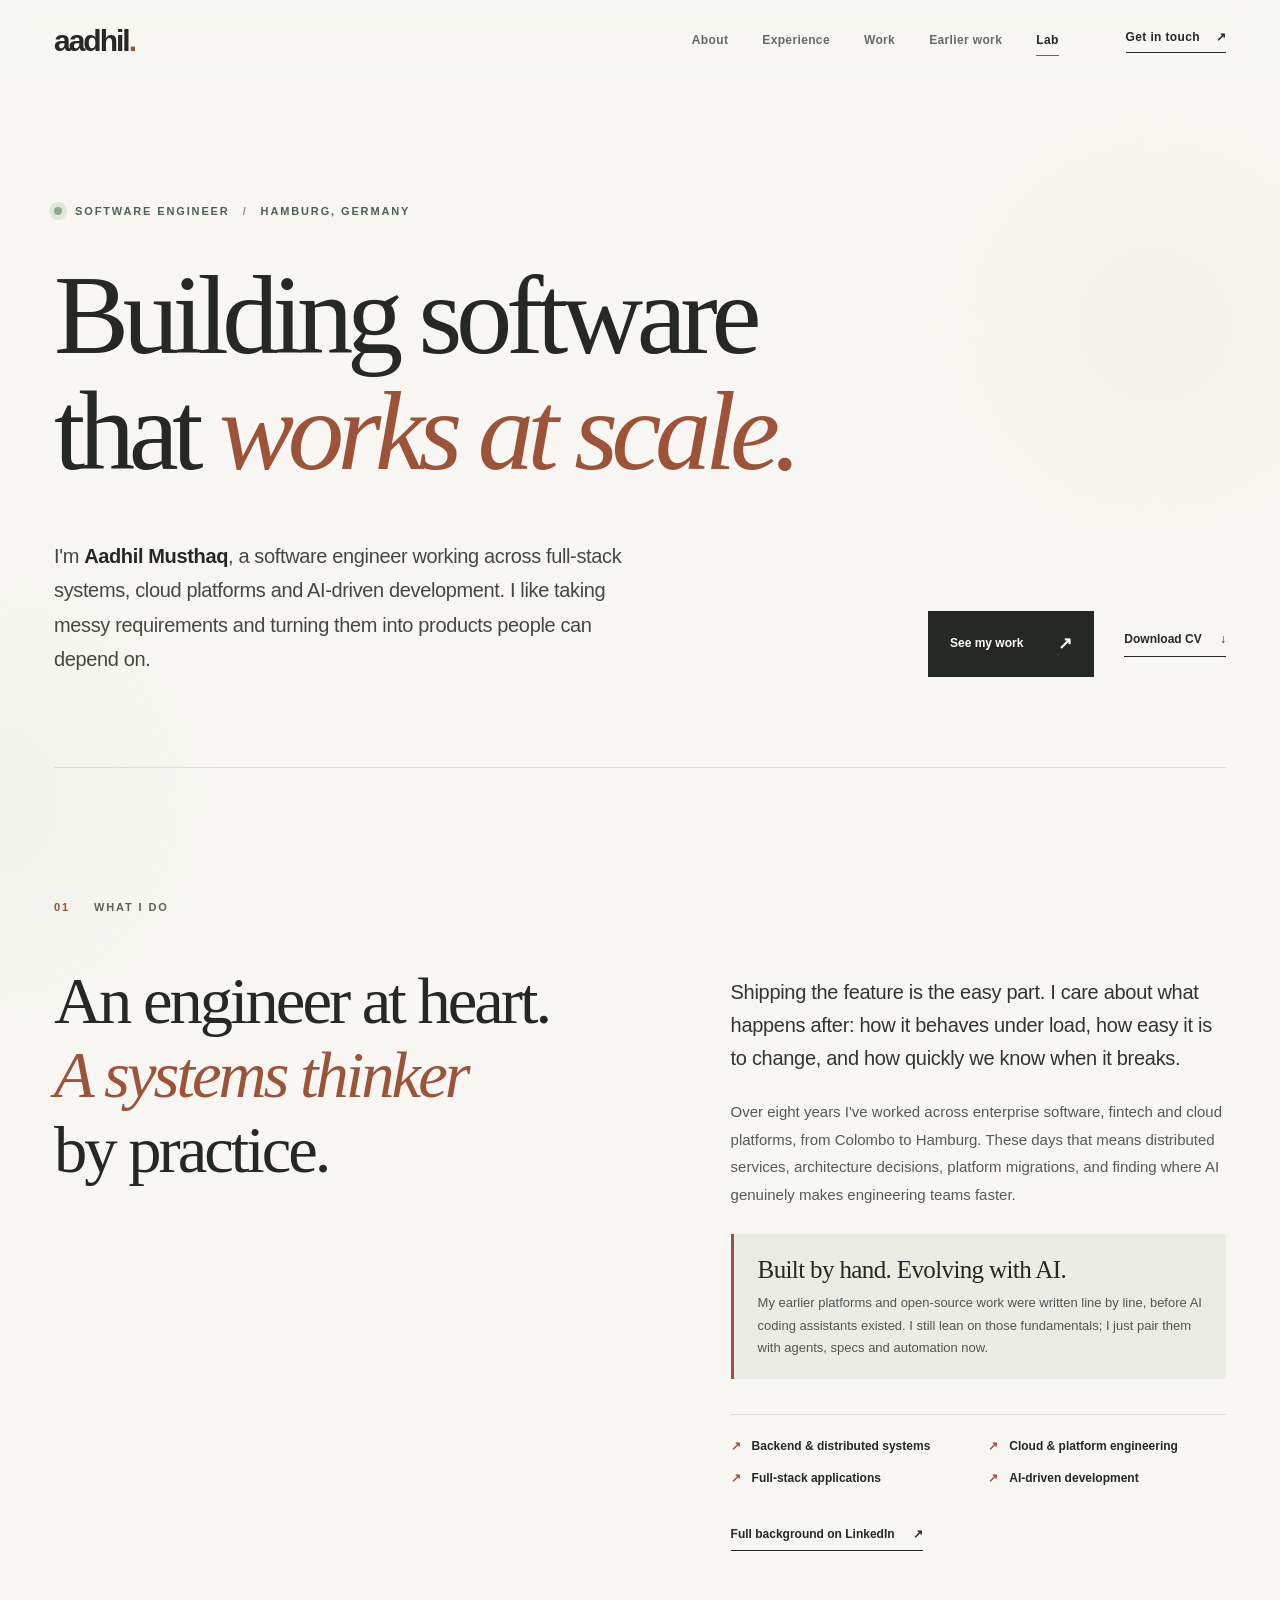
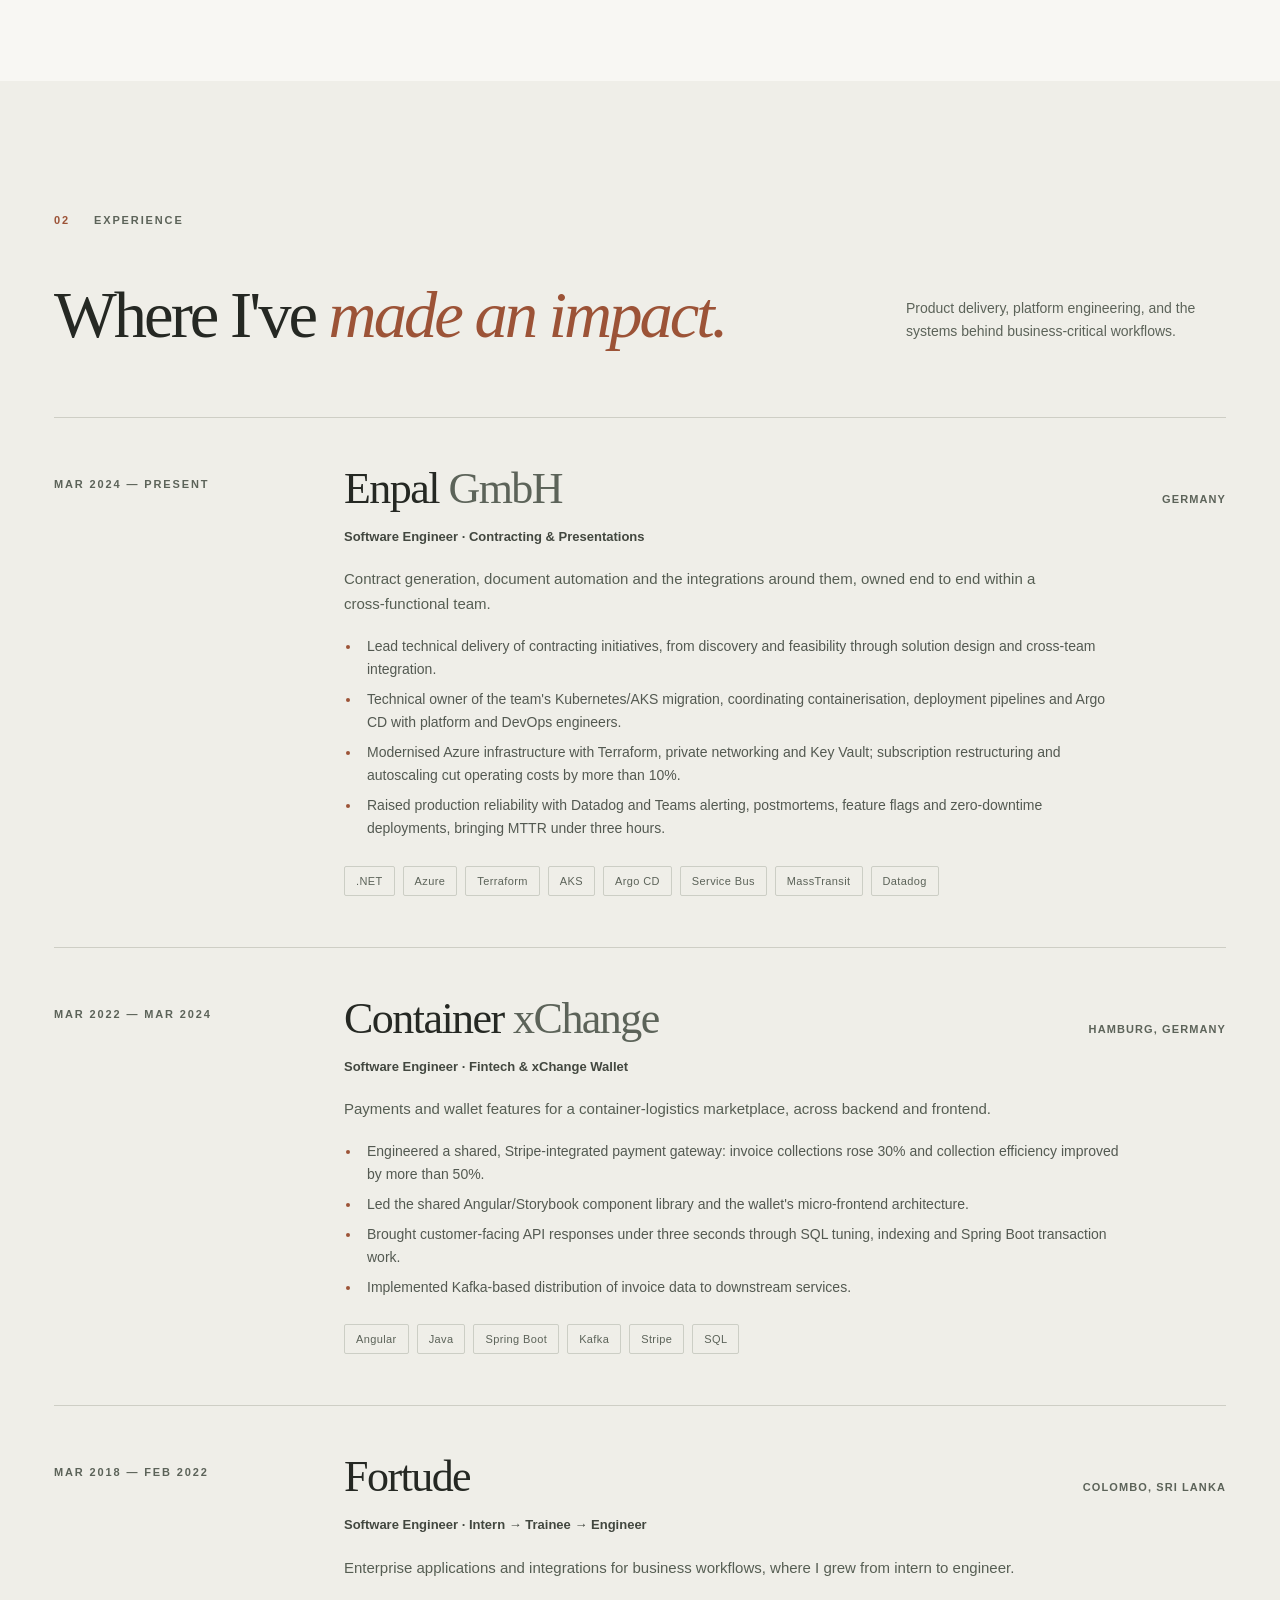
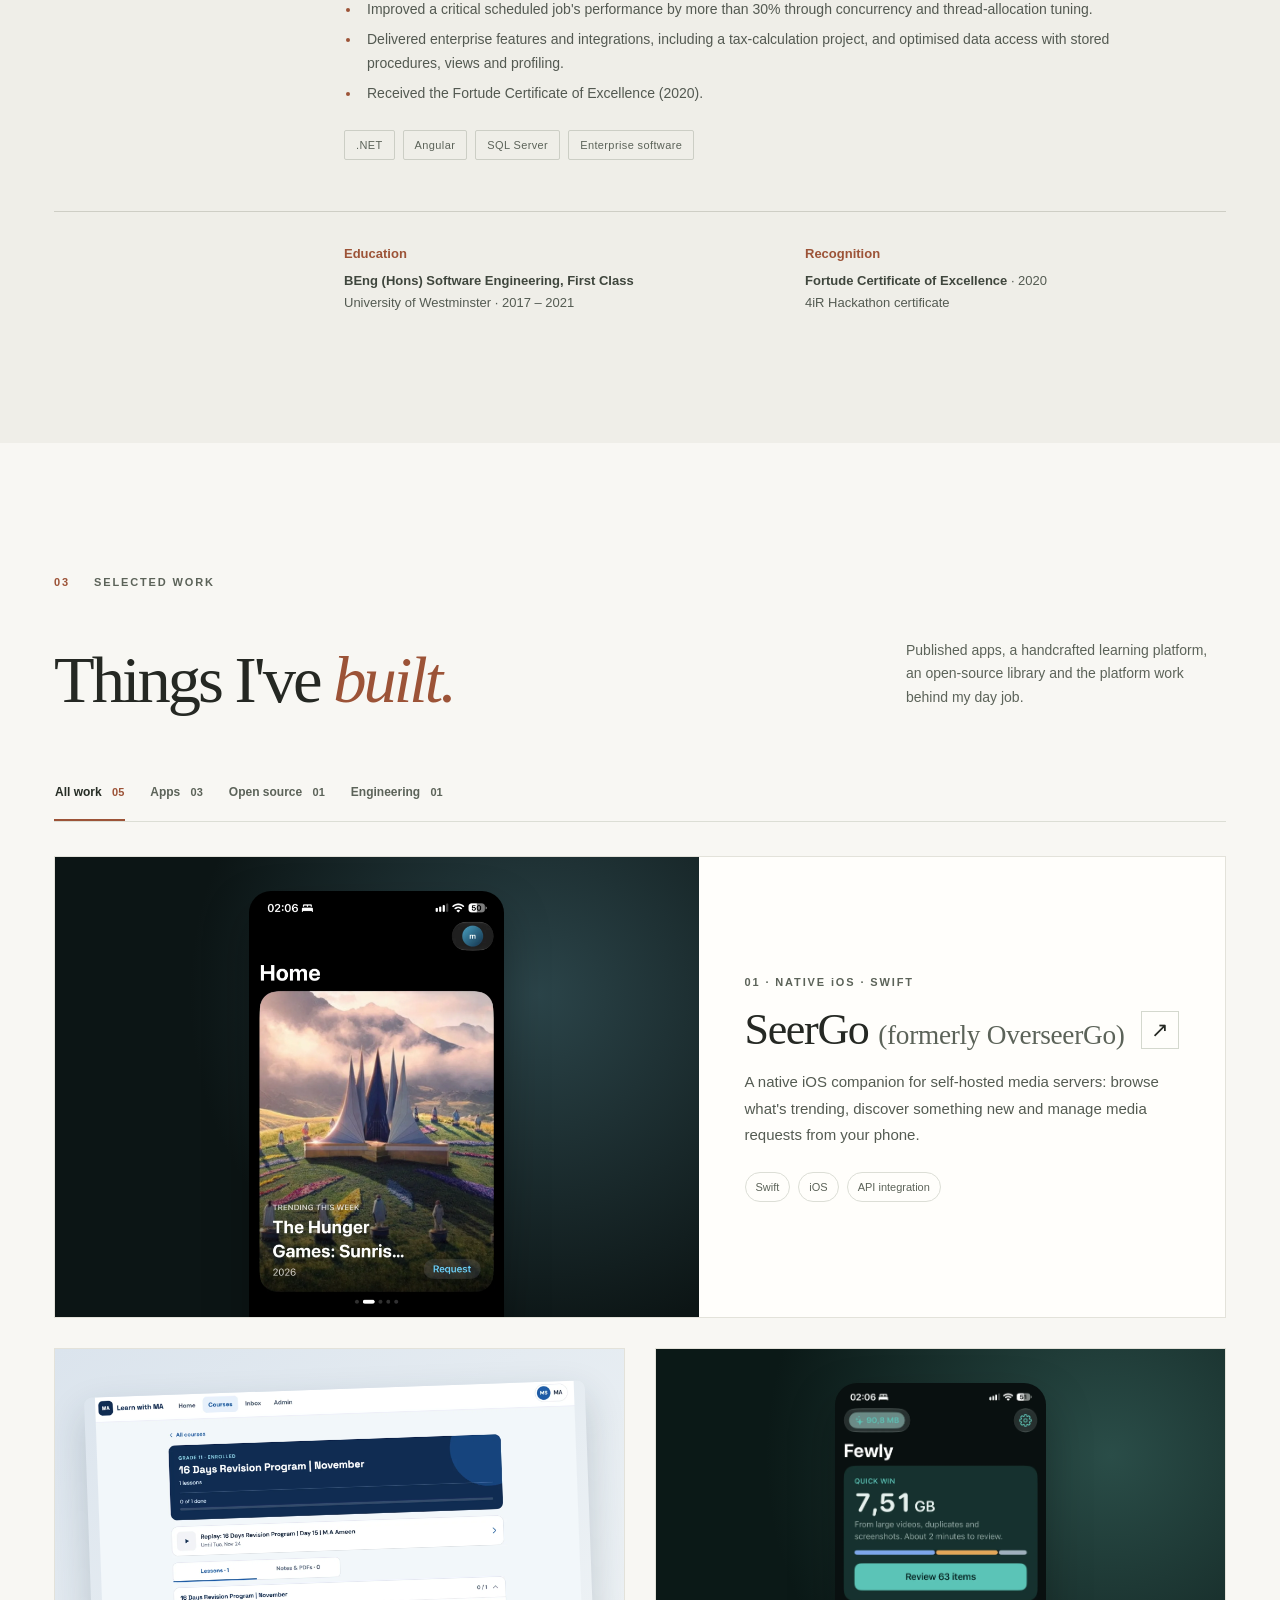
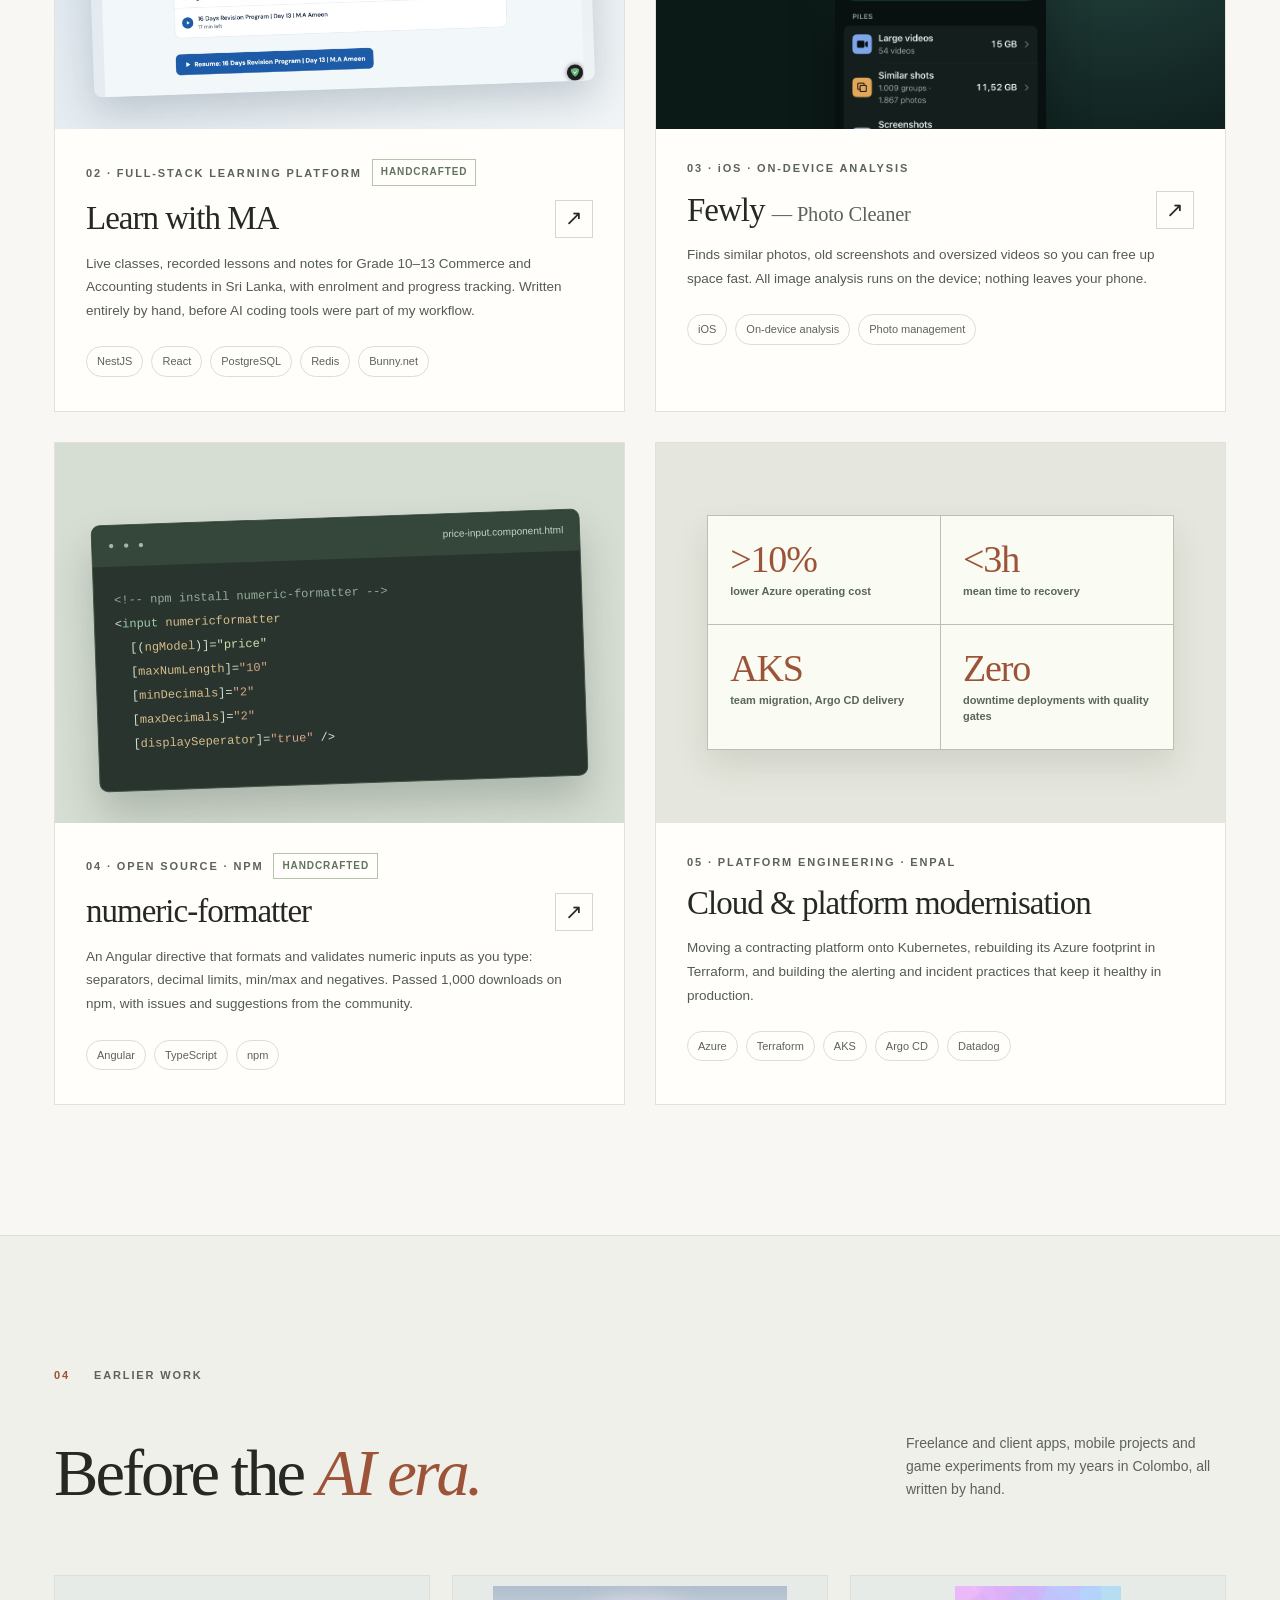
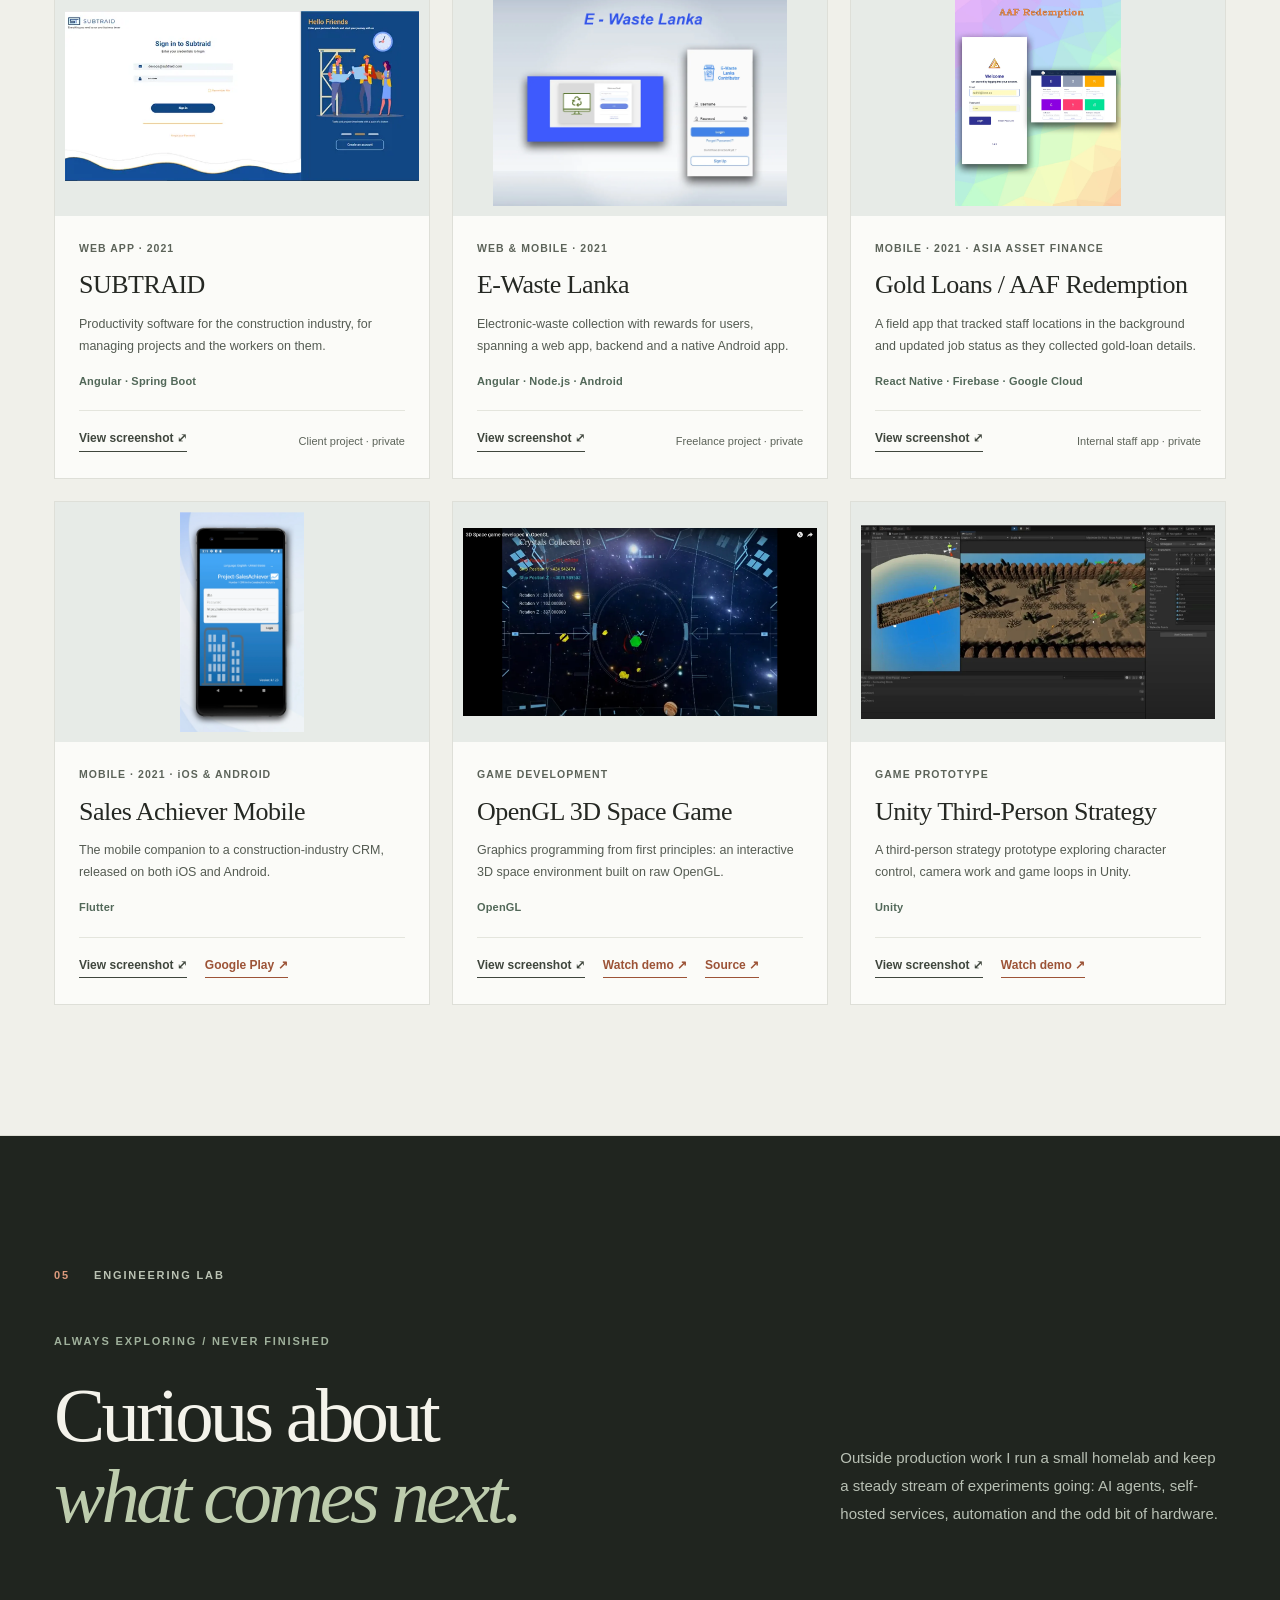
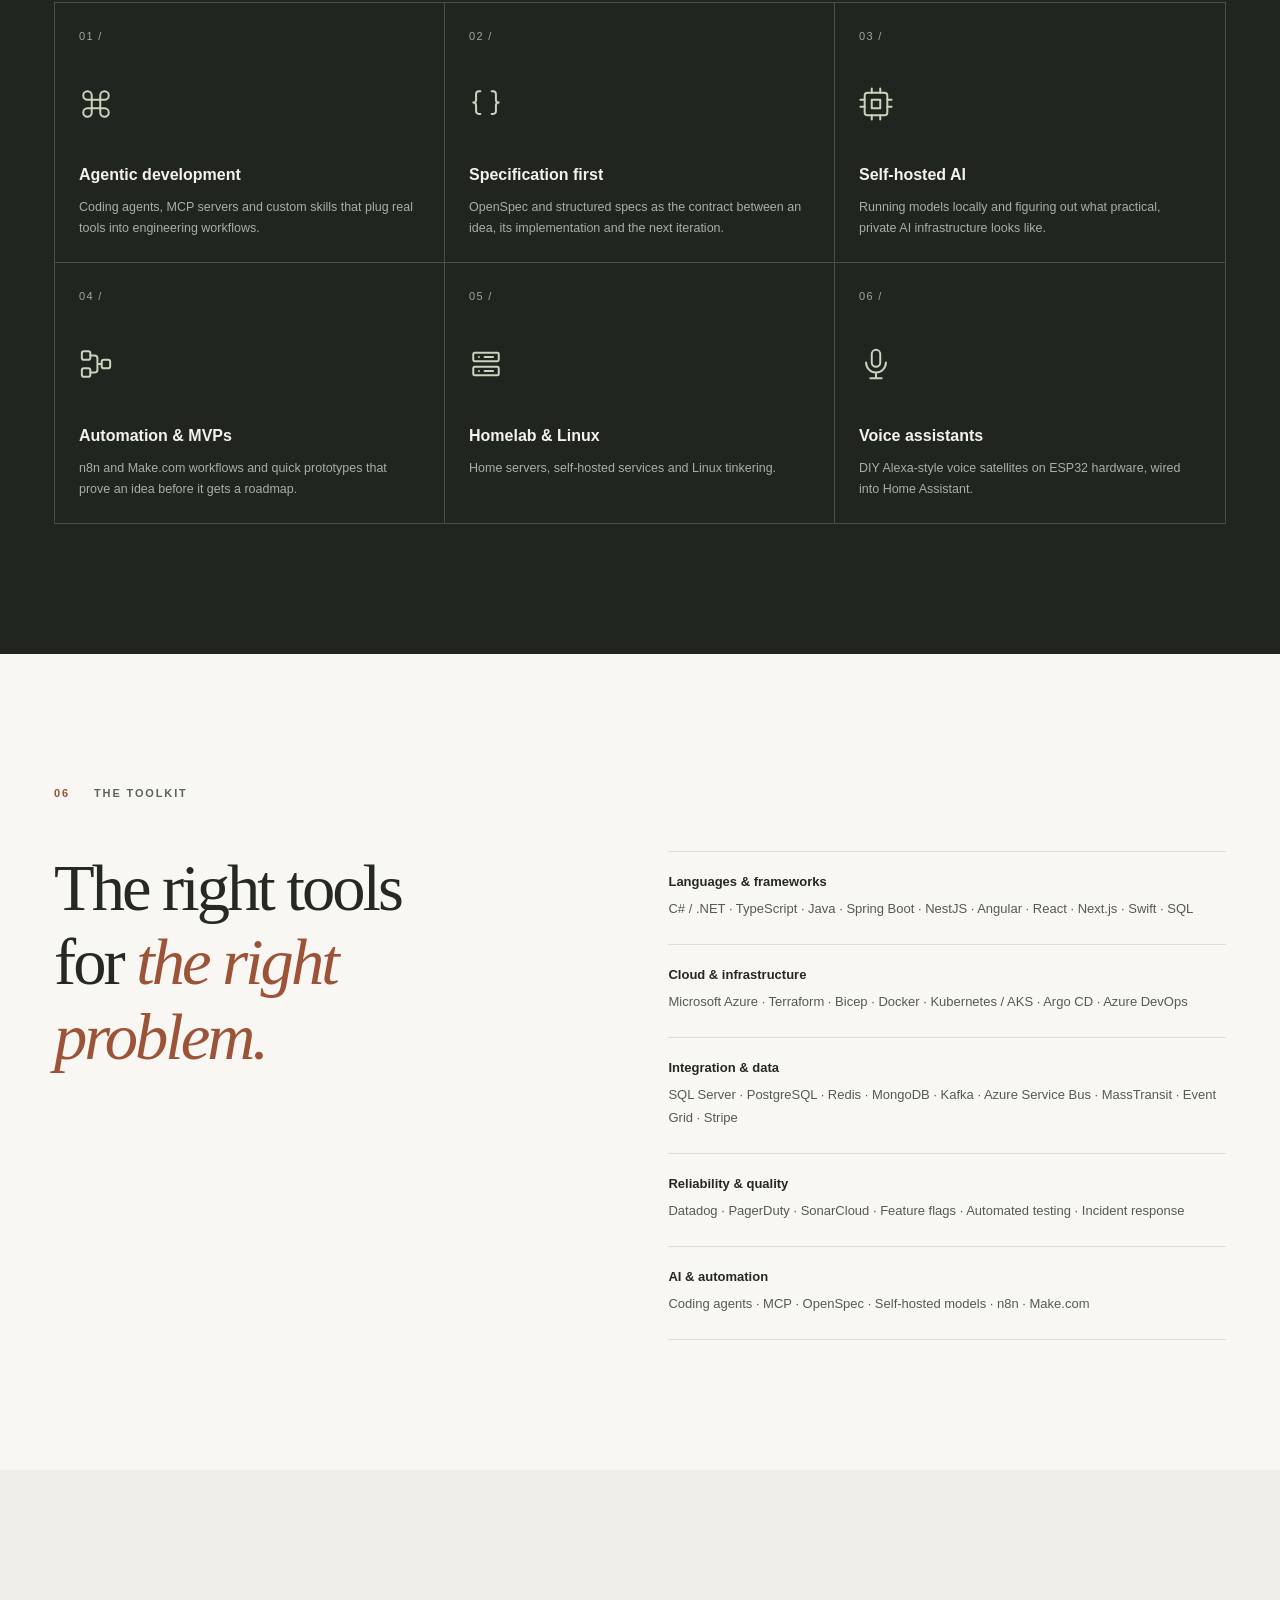
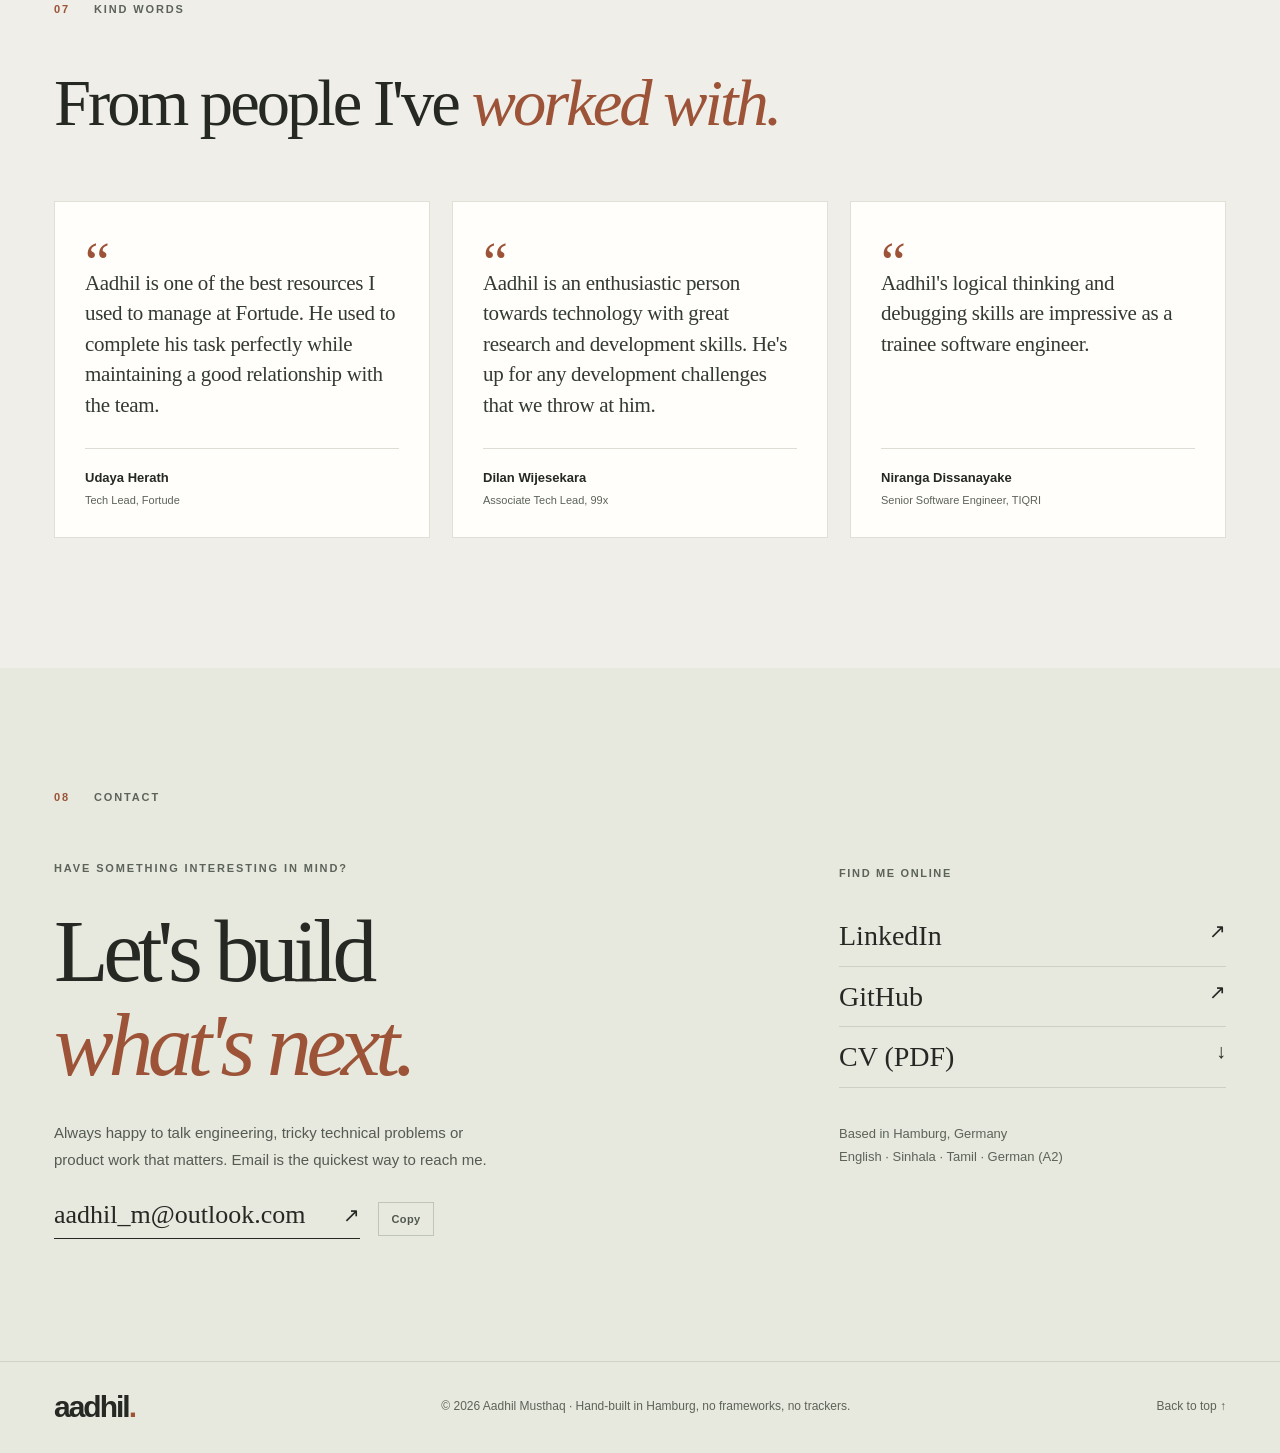
<file: index.html>
<!DOCTYPE html>
<html lang="en">
<head>
  <meta charset="utf-8">
  <meta name="viewport" content="width=device-width, initial-scale=1">
  <title>Aadhil Musthaq — Software Engineer in Hamburg</title>
  <meta name="description" content="Aadhil Musthaq is a Hamburg-based software engineer with 8+ years across .NET, Angular, Spring Boot and Azure. Builder of SeerGo, Fewly and Learn with MA.">
  <meta name="theme-color" content="#f8f7f3">
  <meta name="color-scheme" content="light">
  <link rel="canonical" href="https://aadhil.me/">

  <meta property="og:type" content="website">
  <meta property="og:url" content="https://aadhil.me/">
  <meta property="og:title" content="Aadhil Musthaq — Software Engineer">
  <meta property="og:description" content="Full-stack systems, cloud engineering and AI-driven development. Selected work, experience and side projects.">
  <meta property="og:image" content="https://aadhil.me/assets/og-image.png">
  <meta property="og:image:width" content="1200">
  <meta property="og:image:height" content="630">
  <meta property="og:image:alt" content="Aadhil Musthaq — Building software that works at scale.">
  <meta name="twitter:card" content="summary_large_image">

  <link rel="icon" href="assets/favicon.svg" type="image/svg+xml">
  <link rel="apple-touch-icon" href="assets/apple-touch-icon.png">
  <link rel="preload" as="image" href="assets/seergo-screenshot.webp" type="image/webp">
  <link rel="stylesheet" href="styles.css">
  <script>document.documentElement.classList.add('js');</script>
  <script type="application/ld+json">
  {
    "@context": "https://schema.org",
    "@type": "Person",
    "name": "Aadhil Musthaq",
    "jobTitle": "Software Engineer",
    "url": "https://aadhil.me",
    "email": "mailto:aadhil_m@outlook.com",
    "address": { "@type": "PostalAddress", "addressLocality": "Hamburg", "addressCountry": "DE" },
    "alumniOf": { "@type": "CollegeOrUniversity", "name": "University of Westminster" },
    "knowsAbout": [".NET", "Azure", "Kubernetes", "Angular", "Spring Boot", "Swift", "Terraform"],
    "sameAs": ["https://github.com/m2aadhil", "https://www.linkedin.com/in/musthaqaadhil/"]
  }
  </script>
</head>
<body>
<a class="skip" href="#main">Skip to content</a>
<div class="ambient-wrap" aria-hidden="true"><div class="ambient ambient-one"></div><div class="ambient ambient-two"></div></div>

<header class="topbar" id="top">
  <div class="nav-wrap content-width">
    <a class="wordmark" href="#top" aria-label="Aadhil Musthaq, back to top">aadhil<span class="dot">.</span></a>
    <nav class="desktop-nav" aria-label="Primary">
      <a href="#about">About</a>
      <a href="#experience">Experience</a>
      <a href="#work">Work</a>
      <a href="#archive">Earlier work</a>
      <a href="#lab">Lab</a>
    </nav>
    <a class="nav-contact" href="#contact">Get in touch <span aria-hidden="true">↗</span></a>
    <button class="mobile-toggle" type="button" aria-controls="mobile-nav" aria-expanded="false" aria-label="Open navigation"><span></span><span></span></button>
  </div>
  <nav class="mobile-nav" id="mobile-nav" aria-label="Mobile" hidden>
    <a href="#about">About</a>
    <a href="#experience">Experience</a>
    <a href="#work">Work</a>
    <a href="#archive">Earlier work</a>
    <a href="#lab">Lab</a>
    <a href="#contact">Contact</a>
  </nav>
</header>

<main id="main">

  <!-- Hero -->
  <section class="hero content-width" aria-labelledby="hero-title">
    <div class="hero-eyebrow"><span class="signal-dot" aria-hidden="true"></span>SOFTWARE ENGINEER <span class="eyebrow-separator">/</span> HAMBURG, GERMANY</div>
    <h1 id="hero-title">Building software<br>that <em>works at scale.</em></h1>
    <div class="hero-bottom">
      <p>I'm <strong>Aadhil Musthaq</strong>, a software engineer working across full-stack systems, cloud platforms and AI-driven development. I like taking messy requirements and turning them into products people can depend on.</p>
      <div class="hero-actions">
        <a class="button-primary" href="#work">See my work <span aria-hidden="true">↗</span></a>
        <a class="text-link" href="assets/Aadhil_Musthaq_CV.pdf" download>Download CV <span aria-hidden="true">↓</span></a>
      </div>
    </div>
  </section>

  <!-- About -->
  <section class="section content-width" id="about" aria-labelledby="about-title">
    <div class="section-kicker reveal"><span>01</span><span>WHAT I DO</span></div>
    <div class="about-grid">
      <h2 class="section-heading reveal" id="about-title">An engineer at heart.<br><em>A systems thinker</em><br>by practice.</h2>
      <div class="about-content reveal">
        <p class="intro-copy">Shipping the feature is the easy part. I care about what happens after: how it behaves under load, how easy it is to change, and how quickly we know when it breaks.</p>
        <p>Over eight years I've worked across enterprise software, fintech and cloud platforms, from Colombo to Hamburg. These days that means distributed services, architecture decisions, platform migrations, and finding where AI genuinely makes engineering teams faster.</p>
        <div class="craft-note">
          <strong>Built by hand. Evolving with AI.</strong>
          <p>My earlier platforms and open-source work were written line by line, before AI coding assistants existed. I still lean on those fundamentals; I just pair them with agents, specs and automation now.</p>
        </div>
        <ul class="expertise-list" aria-label="Areas of focus">
          <li>Backend &amp; distributed systems</li>
          <li>Cloud &amp; platform engineering</li>
          <li>Full-stack applications</li>
          <li>AI-driven development</li>
        </ul>
        <a class="underlined-link" href="https://www.linkedin.com/in/musthaqaadhil/" target="_blank" rel="noopener noreferrer">Full background on LinkedIn <span aria-hidden="true">↗</span></a>
      </div>
    </div>
  </section>

  <!-- Experience -->
  <section class="section section-tinted" id="experience" aria-labelledby="experience-title">
    <div class="content-width">
      <div class="section-kicker reveal"><span>02</span><span>EXPERIENCE</span></div>
      <div class="section-head-row reveal">
        <h2 class="section-heading" id="experience-title">Where I've <em>made an impact.</em></h2>
        <p>Product delivery, platform engineering, and the systems behind business-critical workflows.</p>
      </div>

      <div class="timeline">
        <article class="job reveal">
          <div class="job-years">MAR 2024 — PRESENT</div>
          <div class="job-main">
            <div class="job-top"><h3>Enpal <span>GmbH</span></h3><span class="job-location">GERMANY</span></div>
            <div class="job-role">Software Engineer · Contracting &amp; Presentations</div>
            <p>Contract generation, document automation and the integrations around them, owned end to end within a cross-functional team.</p>
            <ul>
              <li>Lead technical delivery of contracting initiatives, from discovery and feasibility through solution design and cross-team integration.</li>
              <li>Technical owner of the team's Kubernetes/AKS migration, coordinating containerisation, deployment pipelines and Argo CD with platform and DevOps engineers.</li>
              <li>Modernised Azure infrastructure with Terraform, private networking and Key Vault; subscription restructuring and autoscaling cut operating costs by more than 10%.</li>
              <li>Raised production reliability with Datadog and Teams alerting, postmortems, feature flags and zero-downtime deployments, bringing MTTR under three hours.</li>
            </ul>
            <div class="pills"><span>.NET</span><span>Azure</span><span>Terraform</span><span>AKS</span><span>Argo CD</span><span>Service Bus</span><span>MassTransit</span><span>Datadog</span></div>
          </div>
        </article>

        <article class="job reveal">
          <div class="job-years">MAR 2022 — MAR 2024</div>
          <div class="job-main">
            <div class="job-top"><h3>Container <span>xChange</span></h3><span class="job-location">HAMBURG, GERMANY</span></div>
            <div class="job-role">Software Engineer · Fintech &amp; xChange Wallet</div>
            <p>Payments and wallet features for a container-logistics marketplace, across backend and frontend.</p>
            <ul>
              <li>Engineered a shared, Stripe-integrated payment gateway: invoice collections rose 30% and collection efficiency improved by more than 50%.</li>
              <li>Led the shared Angular/Storybook component library and the wallet's micro-frontend architecture.</li>
              <li>Brought customer-facing API responses under three seconds through SQL tuning, indexing and Spring Boot transaction work.</li>
              <li>Implemented Kafka-based distribution of invoice data to downstream services.</li>
            </ul>
            <div class="pills"><span>Angular</span><span>Java</span><span>Spring Boot</span><span>Kafka</span><span>Stripe</span><span>SQL</span></div>
          </div>
        </article>

        <article class="job reveal">
          <div class="job-years">MAR 2018 — FEB 2022</div>
          <div class="job-main">
            <div class="job-top"><h3>Fortude</h3><span class="job-location">COLOMBO, SRI LANKA</span></div>
            <div class="job-role">Software Engineer · Intern → Trainee → Engineer</div>
            <p>Enterprise applications and integrations for business workflows, where I grew from intern to engineer.</p>
            <ul>
              <li>Improved a critical scheduled job's performance by more than 30% through concurrency and thread-allocation tuning.</li>
              <li>Delivered enterprise features and integrations, including a tax-calculation project, and optimised data access with stored procedures, views and profiling.</li>
              <li>Received the Fortude Certificate of Excellence (2020).</li>
            </ul>
            <div class="pills"><span>.NET</span><span>Angular</span><span>SQL Server</span><span>Enterprise software</span></div>
          </div>
        </article>
      </div>

      <div class="experience-footer reveal">
        <div><span>Education</span><p><strong>BEng (Hons) Software Engineering, First Class</strong><br>University of Westminster · 2017 – 2021</p></div>
        <div><span>Recognition</span><p><strong>Fortude Certificate of Excellence</strong> · 2020<br>4iR Hackathon certificate</p></div>
      </div>
    </div>
  </section>

  <!-- Selected work -->
  <section class="section content-width" id="work" aria-labelledby="work-title">
    <div class="section-kicker reveal"><span>03</span><span>SELECTED WORK</span></div>
    <div class="section-head-row reveal">
      <h2 class="section-heading" id="work-title">Things I've <em>built.</em></h2>
      <p>Published apps, a handcrafted learning platform, an open-source library and the platform work behind my day job.</p>
    </div>

    <div class="filterbar" role="group" aria-label="Filter projects">
      <button class="filter active" type="button" data-filter="all" aria-pressed="true">All work <span></span></button>
      <button class="filter" type="button" data-filter="apps" aria-pressed="false">Apps <span></span></button>
      <button class="filter" type="button" data-filter="opensource" aria-pressed="false">Open source <span></span></button>
      <button class="filter" type="button" data-filter="engineering" aria-pressed="false">Engineering <span></span></button>
    </div>

    <div class="project-grid">
      <article class="project-card project-featured reveal" data-category="apps">
        <div class="project-visual shot-dark">
          <img class="shot-mobile" src="assets/seergo-screenshot.webp" width="946" height="2048" alt="SeerGo home screen showing trending films and series" decoding="async">
        </div>
        <div class="project-copy">
          <div class="project-meta">01 · NATIVE iOS · SWIFT</div>
          <div class="project-title-row">
            <h3>SeerGo <span>(formerly OverseerGo)</span></h3>
            <a class="project-arrow" href="https://apps.apple.com/de/app/seergo/id6754164174" target="_blank" rel="noopener noreferrer" aria-label="SeerGo on the App Store">↗</a>
          </div>
          <p>A native iOS companion for self-hosted media servers: browse what's trending, discover something new and manage media requests from your phone.</p>
          <div class="project-tags"><span>Swift</span><span>iOS</span><span>API integration</span></div>
        </div>
      </article>

      <article class="project-card reveal" data-category="apps">
        <div class="project-visual shot-light">
          <img class="shot-desktop" src="assets/learn-ma-screenshot.webp" width="2048" height="1281" alt="Learn with MA course page with lessons, progress and class replays" loading="lazy" decoding="async">
        </div>
        <div class="project-copy">
          <div class="project-meta">02 · FULL-STACK LEARNING PLATFORM <span class="handmade-tag">HANDCRAFTED</span></div>
          <div class="project-title-row">
            <h3>Learn with MA</h3>
            <a class="project-arrow" href="https://learnwithma.lk" target="_blank" rel="noopener noreferrer" aria-label="Visit Learn with MA">↗</a>
          </div>
          <p>Live classes, recorded lessons and notes for Grade 10–13 Commerce and Accounting students in Sri Lanka, with enrolment and progress tracking. Written entirely by hand, before AI coding tools were part of my workflow.</p>
          <div class="project-tags"><span>NestJS</span><span>React</span><span>PostgreSQL</span><span>Redis</span><span>Bunny.net</span></div>
        </div>
      </article>

      <article class="project-card reveal" data-category="apps">
        <div class="project-visual shot-dark shot-teal">
          <img class="shot-mobile" src="assets/fewly-screenshot.webp" width="946" height="2048" alt="Fewly showing storage cleanup categories and a quick-win summary" loading="lazy" decoding="async">
        </div>
        <div class="project-copy">
          <div class="project-meta">03 · iOS · ON-DEVICE ANALYSIS</div>
          <div class="project-title-row">
            <h3>Fewly <span>— Photo Cleaner</span></h3>
            <a class="project-arrow" href="https://apps.apple.com/de/app/fewly-photo-cleaner/id6825074916" target="_blank" rel="noopener noreferrer" aria-label="Fewly on the App Store">↗</a>
          </div>
          <p>Finds similar photos, old screenshots and oversized videos so you can free up space fast. All image analysis runs on the device; nothing leaves your phone.</p>
          <div class="project-tags"><span>iOS</span><span>On-device analysis</span><span>Photo management</span></div>
        </div>
      </article>

      <article class="project-card reveal" data-category="opensource">
        <div class="project-visual code-visual">
          <div class="code-window">
            <div class="code-caption"><span class="window-dots" aria-hidden="true">● ● ●</span><span>price-input.component.html</span></div>
<pre class="code-lines"><code><span class="c">&lt;!-- npm install numeric-formatter --&gt;</span>
&lt;<b>input</b> <i>numericformatter</i>
  [(<i>ngModel</i>)]=<s>"price"</s>
  [<i>maxNumLength</i>]=<em>"10"</em>
  [<i>minDecimals</i>]=<em>"2"</em>
  [<i>maxDecimals</i>]=<em>"2"</em>
  [<i>displaySeperator</i>]=<em>"true"</em> /&gt;</code></pre>
          </div>
        </div>
        <div class="project-copy">
          <div class="project-meta">04 · OPEN SOURCE · NPM <span class="handmade-tag">HANDCRAFTED</span></div>
          <div class="project-title-row">
            <h3>numeric-formatter</h3>
            <a class="project-arrow" href="https://github.com/m2aadhil/numeric-formatter" target="_blank" rel="noopener noreferrer" aria-label="numeric-formatter on GitHub">↗</a>
          </div>
          <p>An Angular directive that formats and validates numeric inputs as you type: separators, decimal limits, min/max and negatives. Passed 1,000 downloads on npm, with issues and suggestions from the community.</p>
          <div class="project-tags"><span>Angular</span><span>TypeScript</span><span>npm</span></div>
        </div>
      </article>

      <article class="project-card reveal" data-category="engineering">
        <div class="project-visual metrics-visual">
          <div class="metric-grid">
            <div><b>&gt;10%</b><span>lower Azure operating cost</span></div>
            <div><b>&lt;3h</b><span>mean time to recovery</span></div>
            <div><b>AKS</b><span>team migration, Argo CD delivery</span></div>
            <div><b>Zero</b><span>downtime deployments with quality gates</span></div>
          </div>
        </div>
        <div class="project-copy">
          <div class="project-meta">05 · PLATFORM ENGINEERING · ENPAL</div>
          <div class="project-title-row">
            <h3>Cloud &amp; platform modernisation</h3>
          </div>
          <p>Moving a contracting platform onto Kubernetes, rebuilding its Azure footprint in Terraform, and building the alerting and incident practices that keep it healthy in production.</p>
          <div class="project-tags"><span>Azure</span><span>Terraform</span><span>AKS</span><span>Argo CD</span><span>Datadog</span></div>
        </div>
      </article>
    </div>
  </section>

  <!-- Earlier work -->
  <section class="section archive-section" id="archive" aria-labelledby="archive-title">
    <div class="content-width">
      <div class="section-kicker reveal"><span>04</span><span>EARLIER WORK</span></div>
      <div class="section-head-row reveal">
        <h2 class="section-heading" id="archive-title">Before the <em>AI era.</em></h2>
        <p>Freelance and client apps, mobile projects and game experiments from my years in Colombo, all written by hand.</p>
      </div>

      <div class="archive-grid">
        <article class="archive-card reveal">
          <button class="archive-image" type="button" data-full="assets/archive/subtraid.webp" aria-label="Enlarge SUBTRAID screenshot"><img src="assets/archive/subtraid.webp" width="624" height="301" alt="SUBTRAID project dashboard" loading="lazy" decoding="async"></button>
          <div class="archive-copy">
            <div class="archive-meta">WEB APP · 2021</div>
            <h3>SUBTRAID</h3>
            <p>Productivity software for the construction industry, for managing projects and the workers on them.</p>
            <div class="archive-stack">Angular · Spring Boot</div>
            <div class="archive-actions"><button class="archive-zoom" type="button" data-full="assets/archive/subtraid.webp" data-alt="SUBTRAID project dashboard">View screenshot <span aria-hidden="true">⤢</span></button><span class="archive-status">Client project · private</span></div>
          </div>
        </article>

        <article class="archive-card reveal">
          <button class="archive-image" type="button" data-full="assets/archive/ewastelanka.webp" aria-label="Enlarge E-Waste Lanka screenshot"><img src="assets/archive/ewastelanka.webp" width="1400" height="1050" alt="E-Waste Lanka web and mobile app" loading="lazy" decoding="async"></button>
          <div class="archive-copy">
            <div class="archive-meta">WEB &amp; MOBILE · 2021</div>
            <h3>E-Waste Lanka</h3>
            <p>Electronic-waste collection with rewards for users, spanning a web app, backend and a native Android app.</p>
            <div class="archive-stack">Angular · Node.js · Android</div>
            <div class="archive-actions"><button class="archive-zoom" type="button" data-full="assets/archive/ewastelanka.webp" data-alt="E-Waste Lanka web and mobile app">View screenshot <span aria-hidden="true">⤢</span></button><span class="archive-status">Freelance project · private</span></div>
          </div>
        </article>

        <article class="archive-card reveal">
          <button class="archive-image" type="button" data-full="assets/archive/asiassets.webp" aria-label="Enlarge Gold Loans app screenshot"><img src="assets/archive/asiassets.webp" width="1242" height="1644" alt="Gold Loans field app for Asia Asset Finance" loading="lazy" decoding="async"></button>
          <div class="archive-copy">
            <div class="archive-meta">MOBILE · 2021 · ASIA ASSET FINANCE</div>
            <h3>Gold Loans / AAF Redemption</h3>
            <p>A field app that tracked staff locations in the background and updated job status as they collected gold-loan details.</p>
            <div class="archive-stack">React Native · Firebase · Google Cloud</div>
            <div class="archive-actions"><button class="archive-zoom" type="button" data-full="assets/archive/asiassets.webp" data-alt="Gold Loans field app for Asia Asset Finance">View screenshot <span aria-hidden="true">⤢</span></button><span class="archive-status">Internal staff app · private</span></div>
          </div>
        </article>

        <article class="archive-card reveal">
          <button class="archive-image" type="button" data-full="assets/archive/salesachiever.webp" aria-label="Enlarge Sales Achiever screenshot"><img src="assets/archive/salesachiever.webp" width="1242" height="2208" alt="Sales Achiever mobile CRM" loading="lazy" decoding="async"></button>
          <div class="archive-copy">
            <div class="archive-meta">MOBILE · 2021 · iOS &amp; ANDROID</div>
            <h3>Sales Achiever Mobile</h3>
            <p>The mobile companion to a construction-industry CRM, released on both iOS and Android.</p>
            <div class="archive-stack">Flutter</div>
            <div class="archive-actions"><button class="archive-zoom" type="button" data-full="assets/archive/salesachiever.webp" data-alt="Sales Achiever mobile CRM">View screenshot <span aria-hidden="true">⤢</span></button><a href="https://play.google.com/store/apps/details?id=com.constructioncrm.universal" target="_blank" rel="noopener noreferrer">Google Play ↗</a></div>
          </div>
        </article>

        <article class="archive-card reveal">
          <button class="archive-image" type="button" data-full="assets/archive/3dspace-opengl.webp" aria-label="Enlarge OpenGL space game screenshot"><img src="assets/archive/3dspace-opengl.webp" width="1400" height="745" alt="OpenGL 3D space game scene" loading="lazy" decoding="async"></button>
          <div class="archive-copy">
            <div class="archive-meta">GAME DEVELOPMENT</div>
            <h3>OpenGL 3D Space Game</h3>
            <p>Graphics programming from first principles: an interactive 3D space environment built on raw OpenGL.</p>
            <div class="archive-stack">OpenGL</div>
            <div class="archive-actions"><button class="archive-zoom" type="button" data-full="assets/archive/3dspace-opengl.webp" data-alt="OpenGL 3D space game scene">View screenshot <span aria-hidden="true">⤢</span></button><a href="https://youtu.be/GHAfHWi115s" target="_blank" rel="noopener noreferrer">Watch demo ↗</a><a href="https://github.com/m2aadhil/OpenGL-3D-Space-Game" target="_blank" rel="noopener noreferrer">Source ↗</a></div>
          </div>
        </article>

        <article class="archive-card reveal">
          <button class="archive-image" type="button" data-full="assets/archive/unity3rdperson.webp" aria-label="Enlarge Unity strategy game screenshot"><img src="assets/archive/unity3rdperson.webp" width="1400" height="765" alt="Unity third-person strategy game" loading="lazy" decoding="async"></button>
          <div class="archive-copy">
            <div class="archive-meta">GAME PROTOTYPE</div>
            <h3>Unity Third-Person Strategy</h3>
            <p>A third-person strategy prototype exploring character control, camera work and game loops in Unity.</p>
            <div class="archive-stack">Unity</div>
            <div class="archive-actions"><button class="archive-zoom" type="button" data-full="assets/archive/unity3rdperson.webp" data-alt="Unity third-person strategy game">View screenshot <span aria-hidden="true">⤢</span></button><a href="https://youtu.be/Uhl1N7_6Glk" target="_blank" rel="noopener noreferrer">Watch demo ↗</a></div>
          </div>
        </article>
      </div>
    </div>
  </section>

  <!-- Lab -->
  <section class="section section-ink" id="lab" aria-labelledby="lab-title">
    <div class="content-width">
      <div class="section-kicker light-kicker reveal"><span>05</span><span>ENGINEERING LAB</span></div>
      <div class="lab-intro reveal">
        <div>
          <div class="lab-super">ALWAYS EXPLORING / NEVER FINISHED</div>
          <h2 id="lab-title">Curious about<br><em>what comes next.</em></h2>
        </div>
        <p>Outside production work I run a small homelab and keep a steady stream of experiments going: AI agents, self-hosted services, automation and the odd bit of hardware.</p>
      </div>
      <div class="lab-grid">
        <div class="lab-card reveal"><span class="lab-no">01 /</span><div class="lab-symbol" aria-hidden="true"><svg viewBox="0 0 24 24" width="34" height="34" fill="none" stroke="currentColor" stroke-width="1.4" stroke-linecap="round" stroke-linejoin="round"><path d="M9 6a3 3 0 1 0-3 3h12a3 3 0 1 0-3-3v12a3 3 0 1 0 3-3H6a3 3 0 1 0 3 3z"/></svg></div><h3>Agentic development</h3><p>Coding agents, MCP servers and custom skills that plug real tools into engineering workflows.</p></div>
        <div class="lab-card reveal"><span class="lab-no">02 /</span><div class="lab-symbol" aria-hidden="true"><svg viewBox="0 0 24 24" width="34" height="34" fill="none" stroke="currentColor" stroke-width="1.4" stroke-linecap="round" stroke-linejoin="round"><path d="M8 3H7a2 2 0 0 0-2 2v4a2 2 0 0 1-2 2 2 2 0 0 1 2 2v4a2 2 0 0 0 2 2h1M16 3h1a2 2 0 0 1 2 2v4a2 2 0 0 0 2 2 2 2 0 0 0-2 2v4a2 2 0 0 1-2 2h-1"/></svg></div><h3>Specification first</h3><p>OpenSpec and structured specs as the contract between an idea, its implementation and the next iteration.</p></div>
        <div class="lab-card reveal"><span class="lab-no">03 /</span><div class="lab-symbol" aria-hidden="true"><svg viewBox="0 0 24 24" width="34" height="34" fill="none" stroke="currentColor" stroke-width="1.4" stroke-linecap="round" stroke-linejoin="round"><rect x="4" y="4" width="16" height="16" rx="2"/><rect x="9" y="9" width="6" height="6"/><path d="M9 1v3M15 1v3M9 20v3M15 20v3M20 9h3M20 14h3M1 9h3M1 14h3"/></svg></div><h3>Self-hosted AI</h3><p>Running models locally and figuring out what practical, private AI infrastructure looks like.</p></div>
        <div class="lab-card reveal"><span class="lab-no">04 /</span><div class="lab-symbol" aria-hidden="true"><svg viewBox="0 0 24 24" width="34" height="34" fill="none" stroke="currentColor" stroke-width="1.4" stroke-linecap="round" stroke-linejoin="round"><rect x="2" y="3" width="6" height="6" rx="1.5"/><rect x="16" y="9" width="6" height="6" rx="1.5"/><rect x="2" y="15" width="6" height="6" rx="1.5"/><path d="M8 6h3a2 2 0 0 1 2 2v8a2 2 0 0 1-2 2H8M13 12h3"/></svg></div><h3>Automation &amp; MVPs</h3><p>n8n and Make.com workflows and quick prototypes that prove an idea before it gets a roadmap.</p></div>
        <div class="lab-card reveal"><span class="lab-no">05 /</span><div class="lab-symbol" aria-hidden="true"><svg viewBox="0 0 24 24" width="34" height="34" fill="none" stroke="currentColor" stroke-width="1.4" stroke-linecap="round" stroke-linejoin="round"><rect x="3" y="4" width="18" height="6" rx="1"/><rect x="3" y="14" width="18" height="6" rx="1"/><path d="M7 7h.01M7 17h.01M11 7h6M11 17h6"/></svg></div><h3>Homelab &amp; Linux</h3><p>Home servers, self-hosted services and Linux tinkering.</p></div>
        <div class="lab-card reveal"><span class="lab-no">06 /</span><div class="lab-symbol" aria-hidden="true"><svg viewBox="0 0 24 24" width="34" height="34" fill="none" stroke="currentColor" stroke-width="1.4" stroke-linecap="round" stroke-linejoin="round"><rect x="9" y="2" width="6" height="12" rx="3"/><path d="M5 11a7 7 0 0 0 14 0M12 18v4M8 22h8"/></svg></div><h3>Voice assistants</h3><p>DIY Alexa-style voice satellites on ESP32 hardware, wired into Home Assistant.</p></div>
      </div>
    </div>
  </section>

  <!-- Toolkit -->
  <section class="section content-width" id="toolkit" aria-labelledby="toolkit-title">
    <div class="section-kicker reveal"><span>06</span><span>THE TOOLKIT</span></div>
    <div class="tools-layout">
      <h2 class="section-heading reveal" id="toolkit-title">The right tools<br>for <em>the right problem.</em></h2>
      <div class="tool-groups reveal">
        <div><h3>Languages &amp; frameworks</h3><p>C# / .NET · TypeScript · Java · Spring Boot · NestJS · Angular · React · Next.js · Swift · SQL</p></div>
        <div><h3>Cloud &amp; infrastructure</h3><p>Microsoft Azure · Terraform · Bicep · Docker · Kubernetes / AKS · Argo CD · Azure DevOps</p></div>
        <div><h3>Integration &amp; data</h3><p>SQL Server · PostgreSQL · Redis · MongoDB · Kafka · Azure Service Bus · MassTransit · Event Grid · Stripe</p></div>
        <div><h3>Reliability &amp; quality</h3><p>Datadog · PagerDuty · SonarCloud · Feature flags · Automated testing · Incident response</p></div>
        <div><h3>AI &amp; automation</h3><p>Coding agents · MCP · OpenSpec · Self-hosted models · n8n · Make.com</p></div>
      </div>
    </div>
  </section>

  <!-- Testimonials -->
  <section class="section section-tinted" id="kind-words" aria-labelledby="words-title">
    <div class="content-width">
      <div class="section-kicker reveal"><span>07</span><span>KIND WORDS</span></div>
      <h2 class="section-heading reveal" id="words-title">From people I've <em>worked with.</em></h2>
      <div class="quote-grid">
        <figure class="quote reveal">
          <blockquote><p>Aadhil is one of the best resources I used to manage at Fortude. He used to complete his task perfectly while maintaining a good relationship with the team.</p></blockquote>
          <figcaption><a href="https://www.linkedin.com/in/udayaherath/" target="_blank" rel="noopener noreferrer">Udaya Herath</a><span>Tech Lead, Fortude</span></figcaption>
        </figure>
        <figure class="quote reveal">
          <blockquote><p>Aadhil is an enthusiastic person towards technology with great research and development skills. He's up for any development challenges that we throw at him.</p></blockquote>
          <figcaption><a href="https://www.linkedin.com/in/dilan-wijesekara-99894a126/" target="_blank" rel="noopener noreferrer">Dilan Wijesekara</a><span>Associate Tech Lead, 99x</span></figcaption>
        </figure>
        <figure class="quote reveal">
          <blockquote><p>Aadhil's logical thinking and debugging skills are impressive as a trainee software engineer.</p></blockquote>
          <figcaption><a href="https://www.linkedin.com/in/niranga-dissanayake-3a4bb173/" target="_blank" rel="noopener noreferrer">Niranga Dissanayake</a><span>Senior Software Engineer, TIQRI</span></figcaption>
        </figure>
      </div>
    </div>
  </section>

  <!-- Contact -->
  <section class="contact-section" id="contact" aria-labelledby="contact-title">
    <div class="content-width">
      <div class="section-kicker"><span>08</span><span>CONTACT</span></div>
      <div class="contact-columns">
        <div>
          <span class="contact-overline">HAVE SOMETHING INTERESTING IN MIND?</span>
          <h2 id="contact-title">Let's build<br><em>what's next.</em></h2>
          <p>Always happy to talk engineering, tricky technical problems or product work that matters. Email is the quickest way to reach me.</p>
          <div class="email-row">
            <a class="contact-email" href="mailto:aadhil_m@outlook.com">aadhil_m@outlook.com <span aria-hidden="true">↗</span></a>
            <button class="copy-email" type="button" data-copy="aadhil_m@outlook.com">Copy</button>
          </div>
        </div>
        <div class="contact-side">
          <span>FIND ME ONLINE</span>
          <a href="https://www.linkedin.com/in/musthaqaadhil/" target="_blank" rel="noopener noreferrer">LinkedIn <span aria-hidden="true">↗</span></a>
          <a href="https://github.com/m2aadhil" target="_blank" rel="noopener noreferrer">GitHub <span aria-hidden="true">↗</span></a>
          <a href="assets/Aadhil_Musthaq_CV.pdf" download>CV (PDF) <span aria-hidden="true">↓</span></a>
          <div class="contact-footnote">Based in Hamburg, Germany<br>English · Sinhala · Tamil · German (A2)</div>
        </div>
      </div>
    </div>
  </section>
</main>

<footer class="footer">
  <div class="content-width footer-row">
    <a class="wordmark" href="#top">aadhil<span class="dot">.</span></a>
    <span>© <span id="year">2026</span> Aadhil Musthaq · Hand-built in Hamburg, no frameworks, no trackers.</span>
    <a href="#top">Back to top ↑</a>
  </div>
</footer>

<dialog class="lightbox" aria-label="Project screenshot">
  <button class="lightbox-close" type="button" aria-label="Close">×</button>
  <img alt="">
</dialog>

<script src="script.js" defer></script>
</body>
</html>
</file>
<file: styles.css>
/* ==========================================================================
   aadhil.me — styles
   Plain CSS, no build step. Sections follow the page order.
   ========================================================================== */

:root {
  --bg: #f8f7f3;
  --paper: #fffefb;
  --tint: #efeee8;
  --sand: #ecebe4;
  --ink: #252823;
  --ink-2: #444841;
  --muted: #5c6359;
  --line: #dcded5;
  --accent: #9c5337;
  --dark: #20251f;
  --font: Inter, -apple-system, BlinkMacSystemFont, "Segoe UI", Roboto, sans-serif;
  --display: "Iowan Old Style", Baskerville, "Palatino Linotype", Georgia, "Times New Roman", serif;
  --mono: ui-monospace, SFMono-Regular, Menlo, Consolas, monospace;
  --topbar: 82px;
}

/* ---------- Base ---------- */
*, *::before, *::after { box-sizing: border-box; }
html { overflow-x: clip; scroll-behavior: smooth; scroll-padding-top: calc(var(--topbar) + 8px); }
body {
  margin: 0;
  background: var(--bg);
  color: var(--ink);
  font: 16px/1.65 var(--font);
  -webkit-font-smoothing: antialiased;
  overflow-x: clip;
}
body.nav-open { overflow: hidden; }
::selection { background: #c9d4c7; color: var(--dark); }
a { color: inherit; text-decoration: none; }
button { font: inherit; color: inherit; }
img { max-width: 100%; }
a:focus-visible, button:focus-visible { outline: 3px solid var(--accent); outline-offset: 4px; }

.content-width { width: min(1180px, calc(100% - 108px)); margin-inline: auto; }

.skip {
  position: absolute; top: -80px; left: 20px; z-index: 50;
  background: var(--dark); color: #fff; padding: 9px 14px;
}
.skip:focus { top: 12px; }

.ambient-wrap { position: absolute; top: 0; left: 0; right: 0; height: 1300px; overflow: hidden; pointer-events: none; z-index: -1; }
.ambient { position: absolute; z-index: -1; pointer-events: none; filter: blur(52px); opacity: .32; }
.ambient-one { width: 430px; height: 430px; right: -90px; top: 110px; background: radial-gradient(circle, #eadfcf, transparent 68%); }
.ambient-two { width: 460px; height: 460px; left: -250px; top: 570px; background: radial-gradient(circle, #e0e6d9, transparent 70%); }

/* Scroll reveal (only when JS is running and motion is allowed) */
@media (prefers-reduced-motion: no-preference) {
  .js .reveal { opacity: 0; transform: translateY(18px); transition: opacity .7s ease, transform .7s ease; }
  .js .reveal.in { opacity: 1; transform: none; }
}

/* ---------- Top bar ---------- */
.topbar {
  position: sticky; top: 0; z-index: 20;
  height: var(--topbar);
  background: rgba(248, 247, 243, .88);
  backdrop-filter: blur(18px);
  -webkit-backdrop-filter: blur(18px);
  border-bottom: 1px solid transparent;
  transition: border-color .25s, box-shadow .25s;
}
.topbar.scrolled { border-bottom-color: rgba(42, 45, 37, .10); box-shadow: 0 6px 24px rgba(40, 43, 36, .05); }
.nav-wrap { height: 100%; display: flex; align-items: center; justify-content: space-between; gap: 25px; }
.wordmark { font-size: 30px; font-weight: 700; letter-spacing: -2px; line-height: 1; }
.dot { color: var(--accent); }

.desktop-nav { display: flex; align-items: center; gap: 34px; margin-left: auto; margin-right: 42px; }
.desktop-nav a, .nav-contact { font-size: 12px; font-weight: 650; letter-spacing: .03em; }
.desktop-nav a { color: #666b64; position: relative; transition: color .2s; }
.desktop-nav a::after {
  content: ""; position: absolute; left: 0; right: 0; bottom: -6px; height: 1px;
  background: var(--accent); transform: scaleX(0); transform-origin: left; transition: transform .25s;
}
.desktop-nav a:hover, .desktop-nav a[aria-current="true"] { color: var(--ink); }
.desktop-nav a[aria-current="true"]::after { transform: scaleX(1); }
.nav-contact { border-bottom: 1px solid var(--ink); padding-bottom: 5px; white-space: nowrap; transition: color .2s; }
.nav-contact:hover { color: var(--accent); }
.nav-contact span { margin-left: 12px; }
.mobile-toggle, .mobile-nav { display: none; }

/* ---------- Hero ---------- */
.hero { padding-top: 120px; }
.hero-eyebrow, .section-kicker, .project-meta, .lab-super, .contact-overline {
  font-size: 11px; font-weight: 700; letter-spacing: .17em;
}
.hero-eyebrow { display: flex; align-items: center; gap: 13px; color: #4e6051; }
.signal-dot { width: 8px; height: 8px; border-radius: 50%; background: #8fa98d; box-shadow: 0 0 0 5px #dce8d9; }
.eyebrow-separator { color: #878e83; }

.hero h1 {
  font: 400 clamp(72px, 8.8vw, 134px)/1.025 var(--display);
  letter-spacing: -.057em;
  margin: 38px 0 50px;
  max-width: 1100px;
}
.hero h1 em, .section-heading em, .lab-intro h2 em, .contact-section h2 em {
  font-family: var(--display); font-weight: 400; color: var(--accent);
}
.hero-bottom { display: flex; justify-content: space-between; align-items: flex-end; gap: 64px; padding-bottom: 90px; border-bottom: 1px solid var(--line); }
.hero-bottom p { margin: 0; max-width: 600px; font-size: 20px; line-height: 1.72; letter-spacing: -.018em; color: var(--ink-2); }
.hero-bottom strong { color: var(--ink); font-weight: 650; }
.hero-actions { display: flex; align-items: center; gap: 30px; flex-shrink: 0; }

.button-primary {
  display: inline-flex; align-items: center; gap: 35px;
  padding: 18px 21px;
  background: var(--ink); color: #fff; border: 1px solid var(--ink);
  font-size: 12px; font-weight: 650; white-space: nowrap;
  transition: transform .2s, background .2s;
}
.button-primary:hover { transform: translateY(-3px); background: #3e463a; }
.button-primary span { font-size: 17px; }
.text-link, .underlined-link {
  font-size: 12px; font-weight: 650; white-space: nowrap;
  border-bottom: 1px solid; padding-bottom: 6px; transition: color .2s;
}
.text-link:hover, .underlined-link:hover { color: var(--accent); }
.text-link span, .underlined-link span { margin-left: 15px; }
.underlined-link { display: inline-block; }


/* ---------- Shared section bits ---------- */
.section { padding-block: 130px; }
.section-tinted { background: var(--tint); }
.section-kicker { display: flex; gap: 24px; color: #5c6359; margin-bottom: 48px; }
.section-kicker > span:first-child { color: var(--accent); }
.section-heading {
  margin: 0;
  font: 400 clamp(48px, 5.2vw, 75px)/1.12 var(--display);
  letter-spacing: -.045em;
}
.section-head-row { display: flex; align-items: flex-end; justify-content: space-between; gap: 55px; margin-bottom: 65px; }
.section-head-row h2 { max-width: 780px; }
.section-head-row > p { max-width: 320px; margin: 0 0 9px; color: var(--muted); font-size: 14px; }

/* ---------- About ---------- */
.about-grid { display: grid; grid-template-columns: 1.08fr .92fr; gap: 95px; }
.about-content { padding-top: 12px; }
.about-content p { margin: 0 0 23px; color: #545b52; font-size: 15px; line-height: 1.85; }
.about-content .intro-copy { font-size: 20px; line-height: 1.65; letter-spacing: -.015em; color: #30362f; }
.craft-note { margin: 25px 0 27px; padding: 21px 24px 15px; background: #eaece5; border-left: 3px solid var(--accent); }
.craft-note strong { display: block; margin-bottom: 7px; font: 400 25px/1.2 var(--display); letter-spacing: -.025em; }
.about-content .craft-note p { margin: 0 0 4px; font-size: 13px; line-height: 1.75; color: #51594f; }
.expertise-list {
  list-style: none; margin: 35px 0 0; padding: 22px 0 31px;
  display: grid; grid-template-columns: 1fr 1fr; gap: 12px 20px;
  border-top: 1px solid var(--line);
}
.expertise-list li { display: flex; align-items: center; gap: 11px; font-size: 12px; font-weight: 650; }
.expertise-list li::before { content: "↗"; color: var(--accent); }

/* ---------- Experience ---------- */
.timeline { border-top: 1px solid #cecec5; }
.job { display: grid; grid-template-columns: 225px 1fr; gap: 65px; padding: 45px 0 51px; border-bottom: 1px solid #cecec5; }
.job-years { padding-top: 12px; font-size: 11px; font-weight: 700; letter-spacing: .17em; color: #5c6359; }
.job-top { display: flex; justify-content: space-between; align-items: baseline; gap: 20px; }
.job h3 { margin: 0; font: 400 44px/1.2 var(--display); letter-spacing: -.035em; }
.job h3 span { color: #5c6359; }
.job-location { font-size: 11px; font-weight: 650; letter-spacing: .1em; color: #5c6359; white-space: nowrap; }
.job-role { margin: 10px 0 20px; font-size: 13px; font-weight: 650; color: #42473f; }
.job-main > p { max-width: 710px; margin: 0 0 18px; font-size: 15px; color: #565e53; }
.job-main ul { max-width: 780px; margin: 0 0 25px; padding-left: 17px; font-size: 14px; color: #535951; }
.job-main li { margin: 7px 0; padding-left: 6px; }
.job-main li::marker { color: var(--accent); }

.pills, .project-tags { display: flex; flex-wrap: wrap; gap: 8px; }
.pills span { padding: 5px 11px; border: 1px solid #cccec5; border-radius: 2px; font-size: 11px; letter-spacing: .035em; color: #5c6359; }

.experience-footer { display: grid; grid-template-columns: 1fr 1fr; gap: 40px; padding: 31px 0 0 290px; font-size: 13px; }
.experience-footer span { display: block; margin-bottom: 6px; font-weight: 700; color: var(--accent); }
.experience-footer p { margin: 0; color: #545b52; }
.experience-footer strong { color: #3f463d; }

/* ---------- Selected work ---------- */
.filterbar { display: flex; gap: 24px; margin: 3px 0 34px; border-bottom: 1px solid var(--line); overflow-x: auto; }
.filter {
  padding: 0 1px 17px; background: none; border: 0; border-bottom: 2px solid transparent;
  font-size: 12px; font-weight: 650; color: #5c6359; white-space: nowrap; cursor: pointer;
}
.filter span { margin-left: 7px; font-size: 11px; color: #5c6359; }
.filter:hover { color: #343a32; }
.filter.active { color: #262d25; border-bottom-color: var(--accent); }
.filter.active span { color: var(--accent); }

.project-grid { display: grid; grid-template-columns: 1fr 1fr; gap: 30px; }
.project-card {
  min-width: 0; overflow: hidden;
  background: var(--paper); border: 1px solid #e3e2da;
  transition: transform .3s, box-shadow .3s;
}
.project-card:hover { transform: translateY(-4px); box-shadow: 0 22px 44px rgba(37, 40, 35, .08); }
.project-card[hidden] { display: none !important; }
.project-featured { grid-column: 1 / -1; display: grid; grid-template-columns: 1.1fr .9fr; }
.project-featured .project-visual { height: 460px; }
.project-featured .project-copy { align-self: center; padding: 46px; }
.project-featured .project-title-row h3 { font-size: 44px; }
.project-featured .project-copy > p { font-size: 15px; }

.project-visual { position: relative; height: 380px; overflow: hidden; display: flex; align-items: center; justify-content: center; isolation: isolate; }
.shot-dark { background: radial-gradient(circle at 75% 30%, #2b4449, transparent 60%), #0c1515; }
.shot-teal { background: radial-gradient(circle at 80% 28%, #2a4d48, transparent 65%), #0b1917; }
.shot-light { background: linear-gradient(145deg, #dbe4ed, #f0f4f6); }
.shot-mobile {
  align-self: flex-start; margin-top: 34px;
  width: auto; height: 120%; max-width: 85%;
  object-fit: cover; object-position: top;
  border-radius: 22px 22px 0 0;
  filter: drop-shadow(0 20px 22px rgba(0, 0, 0, .25));
  transition: transform .5s ease;
}
.shot-desktop {
  width: 88%; height: auto; max-height: 300px; object-fit: contain;
  border-radius: 8px; box-shadow: 0 16px 38px rgba(26, 52, 67, .2);
  transform: rotate(-2deg); transition: transform .5s ease;
}
.project-card:hover .shot-mobile { transform: translateY(-10px); }
.project-card:hover .shot-desktop { transform: rotate(0) scale(1.02); }

.project-copy { padding: 30px 31px 34px; }
.project-meta { display: flex; flex-wrap: wrap; align-items: center; gap: 10px; font-size: 11px; color: #5c6359; }
.handmade-tag { padding: 4px 8px; border: 1px solid #b4c4ab; font-size: 10px; letter-spacing: .09em; color: #61745b; }
.project-title-row { display: flex; align-items: center; justify-content: space-between; gap: 12px; margin: 13px 0; }
.project-title-row h3 { margin: 0; font: 400 33px/1.2 var(--display); letter-spacing: -.03em; }
.project-title-row h3 span { color: #5c6359; font-size: .62em; letter-spacing: -.01em; }
.project-arrow {
  display: flex; align-items: center; justify-content: center; flex-shrink: 0;
  width: 38px; height: 38px; border: 1px solid #d4d8ce; font-size: 21px;
  transition: background .2s, transform .2s, border-color .2s;
}
.project-arrow:hover { background: var(--sand); border-color: var(--accent); transform: translate(2px, -2px); }
.project-copy > p { margin: 0 0 24px; font-size: 13.5px; line-height: 1.75; color: #545b52; }
.project-tags span { padding: 5px 10px; border: 1px solid #dcded6; border-radius: 40px; font-size: 11px; color: #5c6359; }

/* numeric-formatter code window */
.code-visual { background: #d6ddd3; }
.code-window {
  width: 86%; overflow: hidden;
  background: #28342d; border: 1px solid #405344; border-radius: 9px;
  box-shadow: 0 24px 40px rgba(38, 58, 44, .23);
  transform: translateY(18px) rotate(-2deg);
}
.code-caption { display: flex; justify-content: space-between; padding: 12px 16px; background: #35463b; color: #c4d3c2; font-size: 10px; }
.window-dots { color: #a9b5a4; letter-spacing: 3px; }
.code-lines { margin: 0; padding: 22px 20px 34px; overflow-x: auto; font: 12px/2 var(--mono); color: #d5e3d1; }
.code-lines b { color: #9fcdab; font-weight: 400; }
.code-lines i { color: #d8bd8c; font-style: normal; }
.code-lines em { color: #d7a489; font-style: normal; }
.code-lines s { color: #cedfae; text-decoration: none; }
.code-lines .c { color: #94ab9b; }

/* Platform metrics card */
.metrics-visual { background: #e5e6dd; }
.metric-grid { width: 82%; display: grid; grid-template-columns: 1fr 1fr; gap: 1px; background: #b9c1b5; border: 1px solid #b9c1b5; box-shadow: 0 16px 30px rgba(82, 96, 80, .14); }
.metric-grid > div { display: flex; flex-direction: column; gap: 6px; padding: 24px 22px; background: #fafbf3; }
.metric-grid b { font: 400 38px/1 var(--display); letter-spacing: -.03em; color: var(--accent); }
.metric-grid span { font-size: 11px; font-weight: 650; line-height: 1.45; color: #58665b; }

/* ---------- Earlier work ---------- */
.archive-section { background: #f0f0ea; border-block: 1px solid #deded5; }
.archive-grid { display: grid; grid-template-columns: repeat(3, minmax(0, 1fr)); gap: 22px; }
.archive-card { min-width: 0; overflow: hidden; background: #fbfbf8; border: 1px solid #dedfd8; }
.archive-image {
  display: block; width: 100%; height: 240px; padding: 0; border: 0; cursor: zoom-in;
  background: #e7ebe7; overflow: hidden;
}
.archive-image img { display: block; width: 100%; height: 100%; object-fit: contain; padding: 10px; transition: transform .3s; }
.archive-image:hover img { transform: scale(1.04); }
.archive-copy { padding: 24px 24px 26px; }
.archive-meta { font-size: 10.5px; font-weight: 650; letter-spacing: .1em; color: #5c6359; }
.archive-copy h3 { margin: 13px 0; font: 400 26px/1.18 var(--display); letter-spacing: -.02em; }
.archive-copy p { margin: 0; font-size: 12.5px; line-height: 1.75; color: #545b52; }
.archive-stack { margin-top: 15px; font-size: 11px; font-weight: 650; line-height: 1.6; letter-spacing: .015em; color: #526859; }
.archive-card { display: flex; flex-direction: column; }
.archive-copy { flex: 1; display: flex; flex-direction: column; }
.archive-actions {
  display: flex; flex-wrap: wrap; align-items: center; gap: 10px 18px;
  margin-top: auto; padding-top: 18px; border-top: 1px solid #e4e5dd;
}
.archive-stack { margin-bottom: 20px; }
.archive-actions a, .archive-zoom {
  padding: 0 0 2px; background: none; border: 0; border-bottom: 1px solid currentColor;
  font-size: 12px; font-weight: 650; color: var(--accent); cursor: pointer; transition: color .2s;
}
.archive-actions a:hover, .archive-zoom:hover { color: var(--ink); }
.archive-zoom { color: #3f463d; }
.archive-status { margin-left: auto; font-size: 11px; color: var(--muted); }

.lightbox { max-width: min(1100px, 92vw); max-height: 90vh; padding: 0; border: 0; background: transparent; overflow: visible; }
.lightbox::backdrop { background: rgba(20, 24, 20, .82); backdrop-filter: blur(4px); }
.lightbox img { display: block; max-width: min(1100px, 92vw); max-height: 86vh; object-fit: contain; border-radius: 6px; background: #fff; }
.lightbox-close {
  position: absolute; top: -46px; right: 0;
  width: 38px; height: 38px; border: 1px solid rgba(255, 255, 255, .5); background: none;
  color: #fff; font-size: 24px; line-height: 1; cursor: pointer;
}

/* ---------- Lab ---------- */
.section-ink { background: var(--dark); color: #f4f3eb; }
.light-kicker { color: #bac2b3; }
.light-kicker > span:first-child { color: #dc9a7c; }
.lab-intro { display: grid; grid-template-columns: 1.3fr .7fr; gap: 70px; align-items: end; }
.lab-super { margin-bottom: 24px; color: #9fb09b; }
.lab-intro h2 { margin: 0; font: 400 clamp(60px, 6vw, 92px)/1.06 var(--display); letter-spacing: -.05em; }
.lab-intro h2 em { color: #bdccad; }
.lab-intro > p { margin-bottom: 10px; font-size: 15px; line-height: 1.85; color: #b8c0b4; }
.lab-grid { display: grid; grid-template-columns: repeat(3, 1fr); margin-top: 65px; border: 1px solid #465047; }
.lab-card {
  display: flex; flex-direction: column; min-height: 260px; padding: 24px;
  border-right: 1px solid #465047; border-bottom: 1px solid #465047;
  transition: background .25s;
}
.lab-card:hover { background: #283027; }
.lab-card:nth-child(3n) { border-right: 0; }
.lab-card:nth-last-child(-n+3) { border-bottom: 0; }
.lab-no { font-size: 11px; letter-spacing: .12em; color: #9daa9a; }
.lab-symbol { flex: 1; display: flex; align-items: center; min-height: 70px; color: #c9d4bd; }
.lab-card h3 { margin: 0 0 9px; font-size: 16px; font-weight: 600; }
.lab-card p { margin: 0; min-height: 3.3em; font-size: 12.5px; line-height: 1.65; color: #a7b1a3; }

/* ---------- Toolkit ---------- */
.tools-layout { display: grid; grid-template-columns: .95fr 1.05fr; gap: 110px; }
.tool-groups > div { padding: 19px 0 23px; border-top: 1px solid var(--line); }
.tool-groups > div:last-child { border-bottom: 1px solid var(--line); }
.tool-groups h3 { margin: 0 0 6px; font-size: 13px; }
.tool-groups p { margin: 0; font-size: 13px; line-height: 1.75; color: #545b52; }

/* ---------- Kind words ---------- */
#kind-words .section-heading { margin-bottom: 60px; }
.quote-grid { display: grid; grid-template-columns: repeat(3, 1fr); gap: 22px; }
.quote { margin: 0; display: flex; flex-direction: column; justify-content: space-between; gap: 28px; padding: 32px 30px 28px; background: var(--paper); border: 1px solid #e0e0d7; }
.quote blockquote { margin: 0; }
.quote blockquote p { margin: 0; font: 400 21px/1.45 var(--display); letter-spacing: -.015em; color: #333a31; }
.quote blockquote p::before { content: "“"; display: block; height: 34px; font-size: 56px; line-height: 1; color: var(--accent); }
.quote figcaption { display: flex; flex-direction: column; gap: 2px; padding-top: 18px; border-top: 1px solid var(--line); }
.quote figcaption a { font-size: 13px; font-weight: 650; }
.quote figcaption a:hover { color: var(--accent); }
.quote figcaption span { font-size: 11px; color: var(--muted); }

/* ---------- Contact & footer ---------- */
.contact-section { padding: 120px 0 122px; background: #e7e8de; }
.contact-columns { display: grid; grid-template-columns: 1.25fr .75fr; gap: 140px; }
.contact-overline { color: #5c6359; }
.contact-section h2 { margin: 24px 0 27px; font: 400 clamp(65px, 7vw, 106px)/1.05 var(--display); letter-spacing: -.06em; }
.contact-columns > div:first-child > p { max-width: 460px; margin-bottom: 26px; font-size: 15px; line-height: 1.8; color: #545b52; }
.email-row { display: flex; align-items: center; flex-wrap: wrap; gap: 18px; }
.contact-email {
  display: inline-flex; align-items: center; gap: 38px; padding-bottom: 7px;
  border-bottom: 1px solid var(--ink);
  font: 400 clamp(18px, 2.1vw, 26px)/1.2 var(--display);
  transition: color .2s;
}
.contact-email:hover { color: var(--accent); }
.contact-email span { font: 20px var(--font); }
.copy-email {
  padding: 7px 12px; background: none; border: 1px solid #bfc5b8; cursor: pointer;
  font-size: 11px; font-weight: 650; letter-spacing: .04em; color: #4f574d;
  transition: background .2s, border-color .2s;
}
.copy-email:hover { background: #dcdfd3; border-color: var(--ink); }
.contact-side { display: flex; flex-direction: column; padding-top: 10px; }
.contact-side > span { margin-bottom: 24px; font-size: 11px; font-weight: 700; letter-spacing: .15em; color: #5c6359; }
.contact-side > a {
  display: flex; justify-content: space-between; padding: 13px 0;
  border-bottom: 1px solid #cdd1c5; font: 400 28px/1.2 var(--display); transition: color .2s, padding .2s;
}
.contact-side > a:hover { color: var(--accent); padding-left: 6px; }
.contact-side > a span { font: 20px var(--font); }
.contact-footnote { margin-top: 34px; font-size: 13px; line-height: 1.8; color: #5c6359; }

.footer { background: #e7e8de; border-top: 1px solid #cfd2c7; }
.footer-row { display: flex; justify-content: space-between; align-items: center; gap: 25px; min-height: 91px; }
.footer-row > span, .footer-row > a:last-child { font-size: 12px; color: #5c6359; }
.footer-row > a:last-child:hover { color: var(--accent); }

/* ==========================================================================
   Responsive
   ========================================================================== */
@media (max-width: 1050px) {
  .content-width { width: min(100% - 64px, 1180px); }
  .desktop-nav { gap: 20px; margin-right: 15px; }
  .hero { padding-top: 90px; }
  .hero h1 { font-size: clamp(70px, 9vw, 105px); }
  .hero-bottom { display: block; }
  .hero-bottom p { max-width: 720px; }
  .hero-actions { margin-top: 30px; }
  .about-grid, .tools-layout { gap: 50px; }
  .section-head-row { align-items: flex-start; }
  .job { grid-template-columns: 170px 1fr; gap: 25px; }
  .experience-footer { padding-left: 195px; }
  .project-featured { grid-template-columns: 1fr; }
  .project-featured .project-copy { padding: 30px 31px 34px; }
  .project-featured .project-title-row h3 { font-size: 36px; }
  .archive-grid, .quote-grid { grid-template-columns: repeat(2, minmax(0, 1fr)); }
  .lab-card { padding: 19px; }
  .lab-intro { gap: 30px; }
  .contact-columns { gap: 70px; }
}

@media (max-width: 760px) {
  :root { --topbar: 70px; }
  .content-width { width: calc(100% - 40px); }
  .wordmark { font-size: 27px; }
  .desktop-nav, .nav-contact { display: none; }
  .mobile-toggle {
    display: flex; flex-direction: column; align-items: center; justify-content: center; gap: 6px;
    width: 42px; height: 42px; background: none; border: 1px solid #bdc3b8; cursor: pointer;
  }
  .mobile-toggle span { width: 19px; height: 1.5px; background: var(--ink); transition: transform .25s; }
  .mobile-toggle[aria-expanded="true"] span:first-child { transform: translateY(3.75px) rotate(45deg); }
  .mobile-toggle[aria-expanded="true"] span:last-child { transform: translateY(-3.75px) rotate(-45deg); }
  .mobile-nav:not([hidden]) {
    display: flex; flex-direction: column; gap: 17px;
    position: absolute; top: var(--topbar); left: 0; right: 0;
    padding: 25px 20px 35px; background: var(--bg);
    border-bottom: 1px solid var(--line); box-shadow: 0 15px 30px rgba(40, 43, 36, .11);
  }
  .mobile-nav a { font: 22px var(--display); }

  .hero { padding-top: 70px; }
  .hero-eyebrow { font-size: 9px; }
  .hero h1 { font-size: clamp(54px, 12vw, 85px); line-height: 1.05; margin: 28px 0; }
  .hero-bottom { padding-bottom: 55px; }
  .hero-bottom p { font-size: 17px; }
  .hero-actions { gap: 22px; flex-wrap: wrap; }
  .button-primary { padding: 14px 16px; gap: 25px; }

  .section { padding-block: 85px; }
  .section-kicker { margin-bottom: 32px; }
  .section-heading { font-size: clamp(42px, 9vw, 65px); }
  .about-grid, .tools-layout, .lab-intro, .contact-columns { grid-template-columns: 1fr; gap: 35px; }
  .about-content .intro-copy { font-size: 19px; }
  .section-head-row { display: block; margin-bottom: 38px; }
  .section-head-row > p { max-width: 550px; margin-top: 18px; }

  .job { grid-template-columns: 1fr; gap: 12px; padding: 32px 0; }
  .job-top { display: block; }
  .job h3 { font-size: 38px; }
  .job-location { display: block; margin-top: 8px; }
  .job-main > p { font-size: 14px; }
  .job-years { padding: 0; }
  .experience-footer { grid-template-columns: 1fr; padding: 25px 0 0; gap: 20px; }

  .project-grid { grid-template-columns: 1fr; gap: 20px; }
  .project-visual, .project-featured .project-visual { height: 340px; }
  .project-copy, .project-featured .project-copy { padding: 22px 20px 26px; }
  .project-title-row h3, .project-featured .project-title-row h3 { font-size: 29px; }
  .code-lines { font-size: 11px; }

  .archive-grid, .quote-grid { grid-template-columns: 1fr; }
  .archive-image { height: 230px; }

  .lab-intro h2 { font-size: 60px; }
  .lab-grid { grid-template-columns: repeat(2, 1fr); }
  .lab-card { min-height: 220px; }
  .lab-card:nth-child(3n) { border-right: 1px solid #465047; }
  .lab-card:nth-child(even) { border-right: 0; }
  .lab-card:nth-last-child(-n+3) { border-bottom: 1px solid #465047; }
  .lab-card:nth-last-child(-n+2) { border-bottom: 0; }

  .contact-section { padding: 85px 0; }
  .contact-section h2 { font-size: 72px; }
  .contact-columns { gap: 45px; }
  .contact-side { padding: 0; }
  .footer-row { flex-wrap: wrap; gap: 15px; min-height: unset; padding: 22px 0; }
  .footer-row > span { order: 3; width: 100%; }
}

@media (max-width: 490px) {
  .hero h1 { font-size: 52px; }
  .hero-bottom p { font-size: 16px; }
  .text-link { font-size: 11px; }
  .expertise-list { grid-template-columns: 1fr; }
  .section-heading { font-size: 44px; }
  .filterbar { gap: 16px; }
  .filter { font-size: 11px; }
  .metric-grid > div { padding: 18px 14px; }
  .metric-grid b { font-size: 30px; }
  .lab-intro h2 { font-size: 50px; }
  .lab-grid { grid-template-columns: 1fr; }
  .lab-card, .lab-card:nth-child(even), .lab-card:nth-child(3n) { min-height: 0; gap: 10px; border-right: 0; border-bottom: 1px solid #465047; }
  .lab-card:last-child { border-bottom: 0; }
  .contact-section h2 { font-size: 60px; }
  .contact-email { font-size: 20px; gap: 10px; }
  .footer-row > .wordmark { font-size: 24px; }
}

@media (prefers-reduced-motion: reduce) {
  *, *::before, *::after { scroll-behavior: auto !important; animation-duration: .01ms !important; transition-duration: .01ms !important; }
}
</file>
